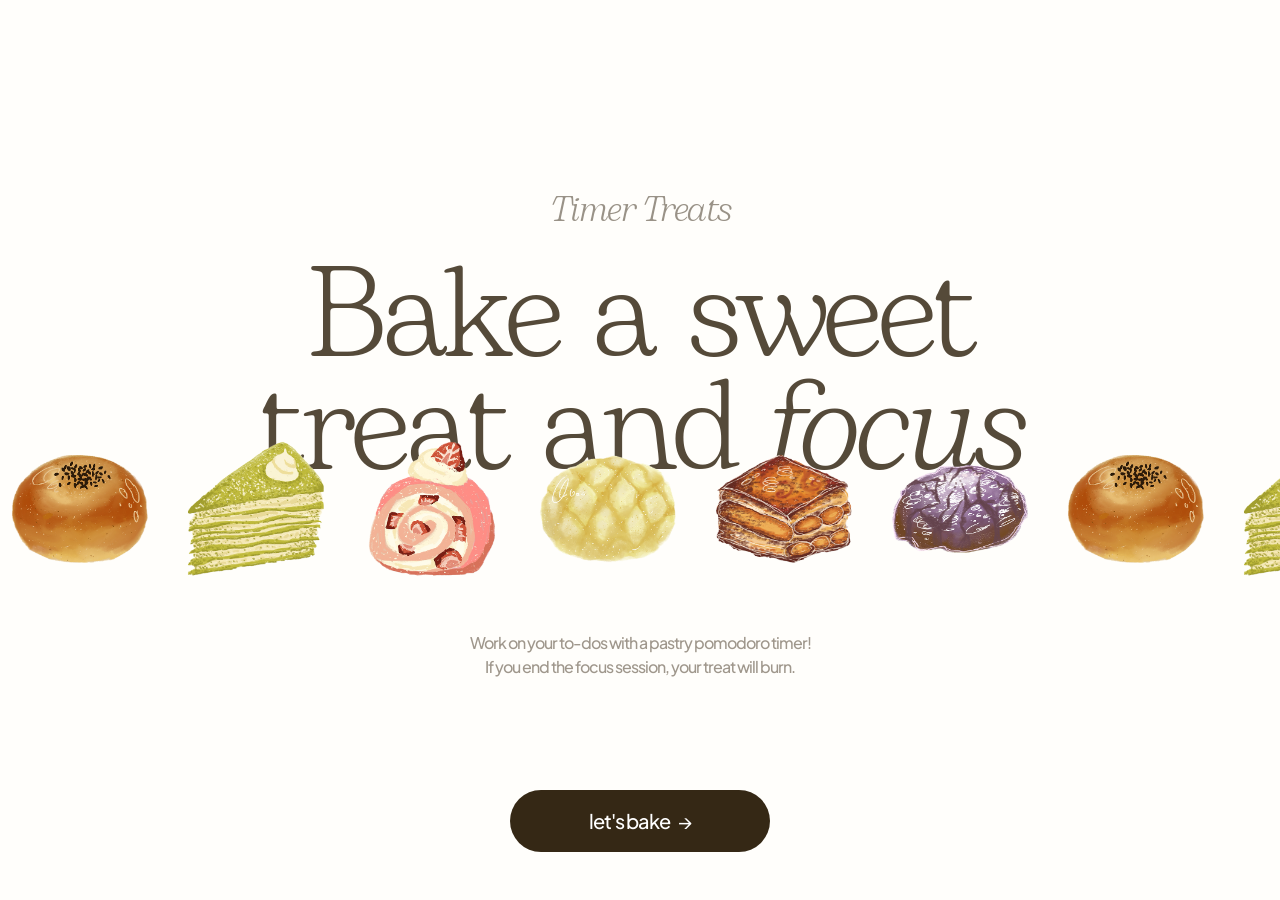
<file: index.html>
<!DOCTYPE html>
<html lang="en">
  <head>
    <meta charset="UTF-8" />
    <meta name="viewport" content="width=device-width, initial-scale=1.0" />
    <title>Timer Treats</title>
    <link rel="stylesheet" href="style.css" />
  </head>
  <body>
    <div class="screen">
      <div class="card">
        <!-- Top spacer (matches Figma "field" 60px height) -->
        <div class="top-field"></div>

        <!-- Main content -->
        <div class="main-content">

          <!-- Small brand label -->
          <p class="brand-label">Timer Treats</p>

          <!-- Hero: headline + overlapping treats -->
          <div class="splash-hero">
            <h1 class="splash-headline">
              <span class="headline-desktop">Bake a sweet<br>treat and <em>focus</em></span>
              <span class="headline-mobile">Bake a<br>sweet treat<br>and <em>focus</em></span>
            </h1>

            <!-- Treat images — auto-scrolling marquee, overlaps headline -->
            <div class="treats-row">
              <div class="treats-track">
                <!-- Set 1 -->
                <div class="treat-item">
                  <img src="sesamebun.png" alt="sesame bun" />
                </div>
                <div class="treat-item">
                  <img src="matchacrepecake.png" alt="matcha crepe cake" />
                </div>
                <div class="treat-item">
                  <img src="strawberryswissroll.png" alt="strawberry swiss roll" />
                </div>
                <div class="treat-item">
                  <img src="turtlemelonbread.png" alt="turtle melon bread" />
                </div>
                <div class="treat-item">
                  <img src="thaiteatiramisu.png" alt="thai tea tiramisu" />
                </div>
                <div class="treat-item">
                  <img src="ube cookie.png" alt="ube cookie" />
                </div>
                <!-- Set 2 (duplicate for seamless loop) -->
                <div class="treat-item">
                  <img src="sesamebun.png" alt="sesame bun" />
                </div>
                <div class="treat-item">
                  <img src="matchacrepecake.png" alt="matcha crepe cake" />
                </div>
                <div class="treat-item">
                  <img src="strawberryswissroll.png" alt="strawberry swiss roll" />
                </div>
                <div class="treat-item">
                  <img src="turtlemelonbread.png" alt="turtle melon bread" />
                </div>
                <div class="treat-item">
                  <img src="thaiteatiramisu.png" alt="thai tea tiramisu" />
                </div>
                <div class="treat-item">
                  <img src="ube cookie.png" alt="ube cookie" />
                </div>
              </div>
            </div>
          </div>

          <!-- Subtitle -->
          <p class="splash-subtitle">Work on your to-dos with a pastry pomodoro timer!<br>If you end the focus session, your treat will burn.</p>

        </div>

        <!-- CTA Button -->
        <a href="#" class="btn-bake">
          <span class="btn-label">let's bake</span>
          <span class="btn-arrow">→</span>
        </a>
      </div>
    </div>

    <script src="app.js"></script>
  </body>
</html>
</file>
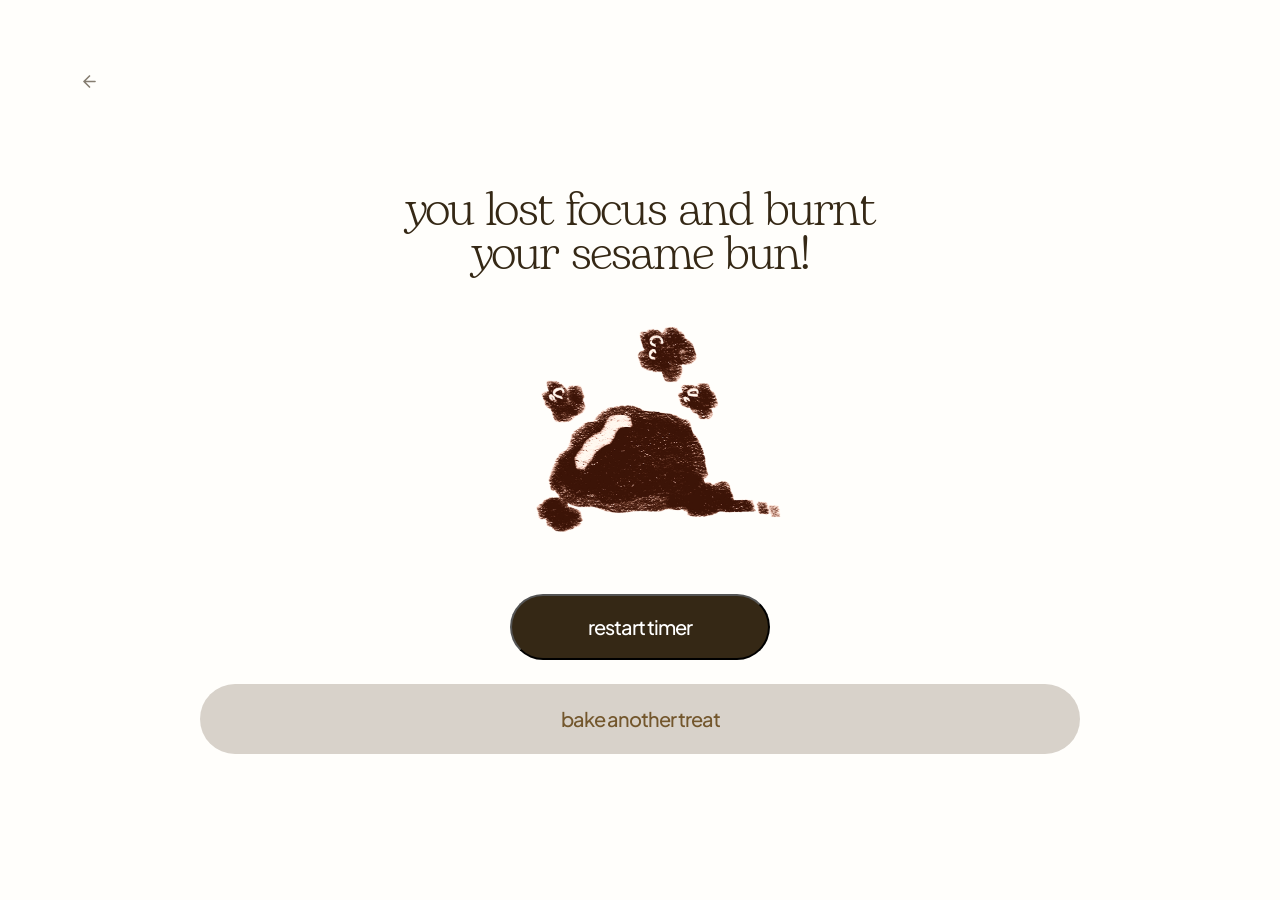
<file: burnt.html>
<!DOCTYPE html>
<html lang="en">
  <head>
    <meta charset="UTF-8" />
    <meta name="viewport" content="width=device-width, initial-scale=1.0" />
    <title>Timer Treats — Burnt!</title>
    <link rel="stylesheet" href="style.css" />
  </head>
  <body>
    <div class="screen">
      <div class="card burnt-card">
        <!-- Top spacer -->
        <div class="top-field"></div>

        <!-- Main content -->
        <div class="burnt-main">

          <!-- Back arrow -->
          <div class="sel-back">
            <button class="back-btn" aria-label="Go back" id="backBtn">
              <svg class="back-icon" viewBox="0 0 24 24" fill="none" stroke="currentColor" stroke-width="2" stroke-linecap="round" stroke-linejoin="round"><path d="M19 12H5M12 5l-7 7 7 7"/></svg>
            </button>
          </div>

          <!-- Center content -->
          <div class="burnt-content">

            <!-- Title -->
            <h1 class="burnt-title" id="burntTitle">
              you lost focus and burnt your sesame bun!
            </h1>

            <!-- Burnt treat illustration -->
            <div class="burnt-illustration">
              <img
                src="timer_treats_burnt.png"
                alt="burnt treat"
                class="burnt-illustration-img"
              />
            </div>

            <!-- CTAs -->
            <div class="burnt-actions">
              <button class="btn-bake burnt-primary" id="restartBtn">
                <span class="btn-label">restart timer</span>
              </button>
              <button class="burnt-secondary" id="bakeAnotherBtn">
                <span class="btn-label">bake another treat</span>
              </button>
            </div>

          </div>
        </div>
      </div>
    </div>

    <script src="burnt.js"></script>
  </body>
</html>
</file>
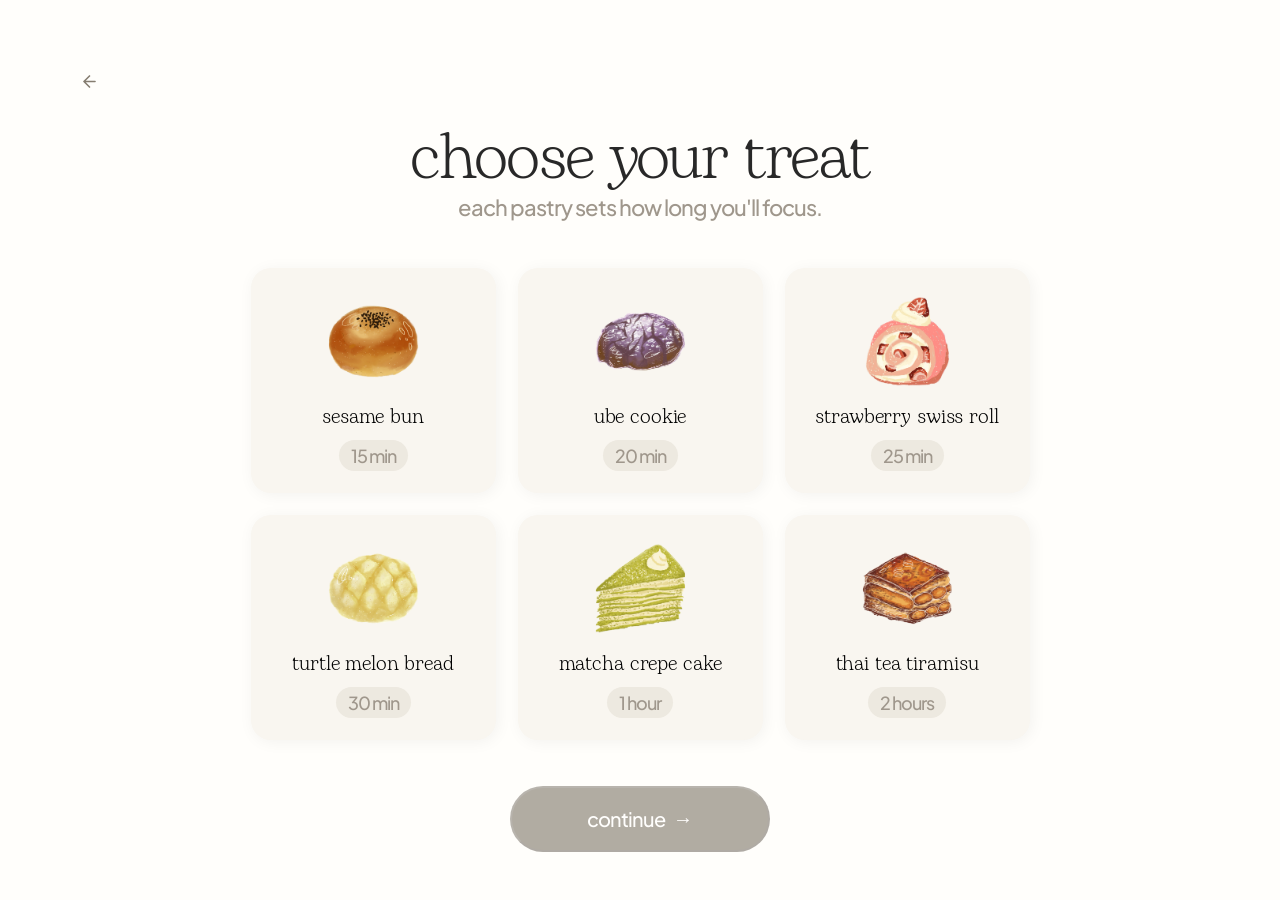
<file: selection.html>
<!DOCTYPE html>
<html lang="en">
  <head>
    <meta charset="UTF-8" />
    <meta name="viewport" content="width=device-width, initial-scale=1.0" />
    <title>Timer Treats — Choose Your Treat</title>
    <link rel="stylesheet" href="style.css" />
  </head>
  <body>
    <div class="screen">
      <div class="card selection-card">
        <!-- Top spacer -->
        <div class="top-field"></div>

        <!-- Main content -->
        <div class="sel-main">

          <!-- Back arrow -->
          <div class="sel-back">
            <button class="back-btn" aria-label="Go back">
              <svg class="back-icon" viewBox="0 0 24 24" fill="none" stroke="currentColor" stroke-width="2" stroke-linecap="round" stroke-linejoin="round"><path d="M19 12H5M12 5l-7 7 7 7"/></svg>
            </button>
          </div>

          <!-- Header -->
          <div class="sel-header">
            <h1 class="sel-title">choose your treat</h1>
            <p class="sel-subtitle">each pastry sets how long you'll focus.</p>
          </div>

          <!-- Treat grid -->
          <div class="treat-grid">
            <button
              class="treat-card"
              data-minutes="15"
              aria-label="sesame bun, 15 minutes"
            >
              <div class="treat-img-wrap">
                <img
                  src="sesamebun.png"
                  alt="sesame bun"
                  class="treat-img"
                />
              </div>
              <span class="treat-name">sesame bun</span>
              <span class="treat-duration">15 min</span>
            </button>

            <button
              class="treat-card"
              data-minutes="20"
              aria-label="ube cookie, 20 minutes"
            >
              <div class="treat-img-wrap">
                <img
                  src="ube cookie.png"
                  alt="ube cookie"
                  class="treat-img"
                />
              </div>
              <span class="treat-name">ube cookie</span>
              <span class="treat-duration">20 min</span>
            </button>

            <button
              class="treat-card"
              data-minutes="25"
              aria-label="strawberry swiss roll, 25 minutes"
            >
              <div class="treat-img-wrap">
                <img
                  src="strawberryswissroll.png"
                  alt="strawberry swiss roll"
                  class="treat-img"
                />
              </div>
              <span class="treat-name">strawberry swiss roll</span>
              <span class="treat-duration">25 min</span>
            </button>

            <button
              class="treat-card"
              data-minutes="30"
              aria-label="turtle melon bread, 30 minutes"
            >
              <div class="treat-img-wrap">
                <img
                  src="turtlemelonbread.png"
                  alt="turtle melon bread"
                  class="treat-img"
                />
              </div>
              <span class="treat-name">turtle melon bread</span>
              <span class="treat-duration">30 min</span>
            </button>

            <button
              class="treat-card"
              data-minutes="60"
              aria-label="matcha crepe cake, 1 hour"
            >
              <div class="treat-img-wrap">
                <img
                  src="matchacrepecake.png"
                  alt="matcha crepe cake"
                  class="treat-img"
                />
              </div>
              <span class="treat-name">matcha crepe cake</span>
              <span class="treat-duration">1 hour</span>
            </button>

            <button
              class="treat-card"
              data-minutes="120"
              aria-label="thai tea tiramisu, 2 hours"
            >
              <div class="treat-img-wrap">
                <img
                  src="thaiteatiramisu.png"
                  alt="thai tea tiramisu"
                  class="treat-img"
                />
              </div>
              <span class="treat-name">thai tea tiramisu</span>
              <span class="treat-duration">2 hours</span>
            </button>
          </div>

          <!-- CTA (disabled until a treat is selected) -->
          <button class="btn-bake btn-start" id="startBtn" disabled>
            <span class="btn-label">continue</span>
            <span class="btn-arrow">→</span>
          </button>
        </div>
      </div>
    </div>

    <script src="selection.js"></script>
  </body>
</html>
</file>
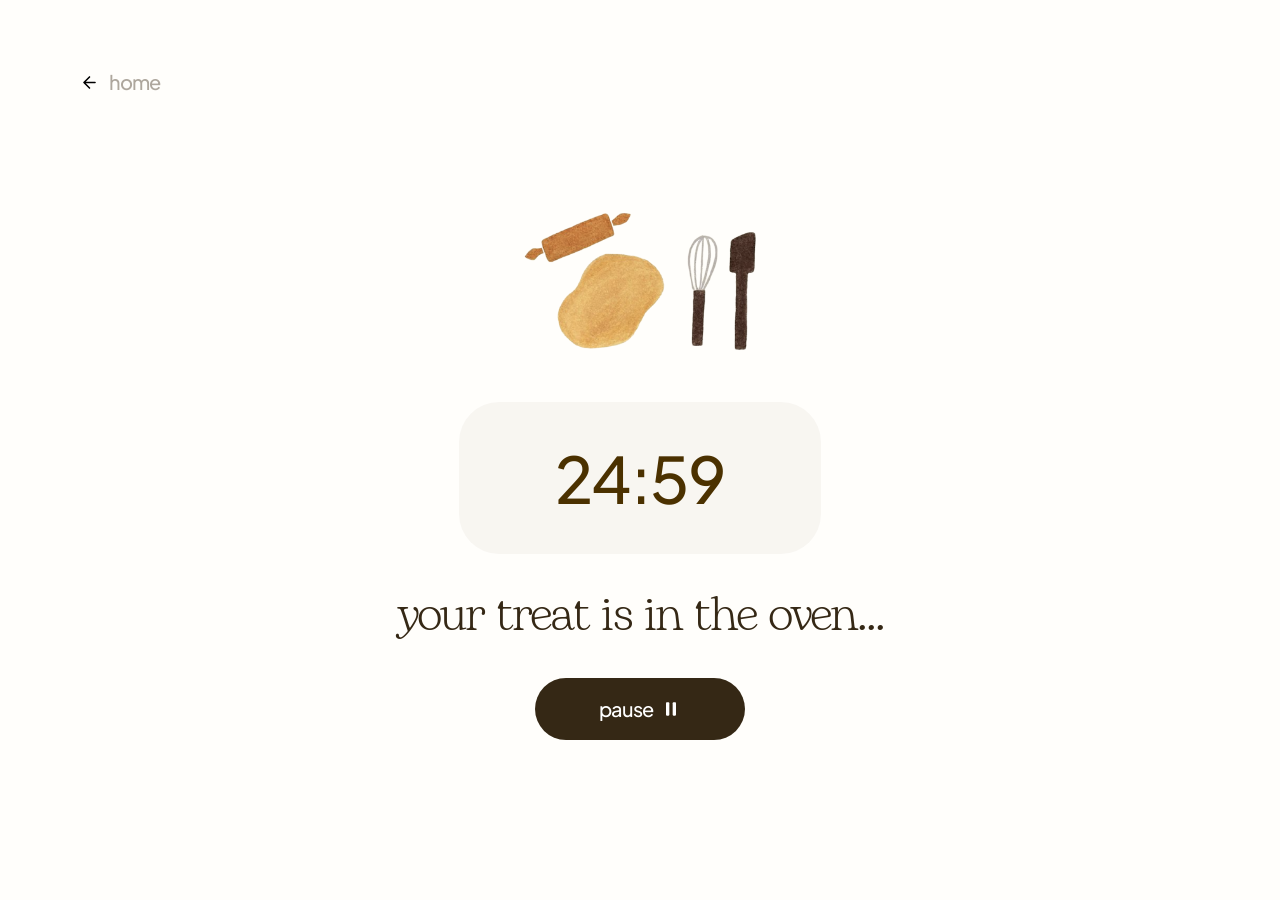
<file: timer.html>
<!DOCTYPE html>
<html lang="en">
  <head>
    <meta charset="UTF-8" />
    <meta name="viewport" content="width=device-width, initial-scale=1.0" />
    <title>Timer Treats — Baking...</title>
    <link rel="stylesheet" href="style.css" />
  </head>
  <body>
    <div class="screen">
      <div class="card timer-card">
        <!-- Top spacer -->
        <div class="top-field"></div>

        <!-- Main content -->
        <div class="timer-main">

          <!-- Home link -->
          <button class="timer-home-btn" id="homeBtn" aria-label="Go home">
              <svg class="back-icon" viewBox="0 0 24 24" fill="none" stroke="currentColor" stroke-width="2" stroke-linecap="round" stroke-linejoin="round"><path d="M19 12H5M12 5l-7 7 7 7"/></svg>
            <span class="timer-home-label">home</span>
          </button>

          <!-- Centered content group -->
          <div class="timer-content">

            <!-- Baking illustration -->
            <div class="timer-illustration">
              <img
                src="baking_loading.png"
                alt="baking ingredients"
                class="timer-illustration-img"
              />
            </div>

            <!-- Countdown display -->
            <div class="timer-display">
              <span class="timer-value" id="timerValue">00:00</span>
            </div>

            <!-- Task chip -->
            <div class="timer-chip-wrap" id="chipWrap">
              <span class="task-tag selected timer-chip" id="taskChip"></span>
            </div>

            <!-- Copy -->
            <p class="timer-copy" id="timerCopy">your treat is in the oven...</p>

            <!-- Pause / Resume button -->
            <button class="timer-pause-btn" id="pauseBtn">
              <span class="btn-label" id="pauseLabel">pause</span>
              <svg class="timer-pause-icon" id="pauseIcon" viewBox="0 0 24 24" fill="white"><rect x="6" y="4" width="4" height="16" rx="1"/><rect x="14" y="4" width="4" height="16" rx="1"/></svg>
              <span class="timer-play-icon hidden" id="playIcon">▶</span>
            </button>

          </div>
        </div>
      </div>
    </div>

    <script src="timer.js"></script>
  </body>
</html>
</file>
<file: style.css>
@import url('https://fonts.googleapis.com/css2?family=Plus+Jakarta+Sans:wght@500&display=swap');

/* ── Fonts ── */
@font-face {
  font-family: 'Bogart Trial';
  src: url('Bogart-Light-trial.ttf') format('truetype');
  font-weight: 300;
  font-style: normal;
}

@font-face {
  font-family: 'Bogart Trial';
  src: url('Bogart-Light-Italic-trial.ttf') format('truetype');
  font-weight: 300;
  font-style: italic;
}

/* ── Reset ── */
*, *::before, *::after {
  box-sizing: border-box;
  margin: 0;
  padding: 0;
}

/* ── Design tokens ── */
:root {
  --off-white: #fffefb;
  --deep-brown: #352815;
  --brown: #73572d;
  --dark-grey-beige: #9f978c;
  --card-shadow: 0px 19px 27px 12px rgba(0, 0, 0, 0.05);
  --card-radius: 40px;
  --btn-radius: 999px;
}

/* ── Body / phone wrapper ── */
body {
  min-height: 100svh;
  display: flex;
  align-items: center;
  justify-content: center;
  background: #e8e5e0;
  font-family: 'Plus Jakarta Sans', sans-serif;
  letter-spacing: -1px;
}

.screen {
  display: flex;
  align-items: center;
  justify-content: center;
}

/* ── Card ── */
.card {
  background: var(--off-white);
  border-radius: var(--card-radius);
  box-shadow: var(--card-shadow);
  width: 402px;
  height: 874px;
  display: flex;
  flex-direction: column;
  align-items: center;
  justify-content: space-between;
  padding: 0 24px 24px;
  overflow: hidden;
  position: relative;
  flex-shrink: 0;
}

/* ── Top spacer field ── */
.top-field {
  height: 24px;
  width: 100%;
  flex-shrink: 0;
}

/* ── Main content block ── */
.main-content {
  display: flex;
  flex-direction: column;
  align-items: center;
  gap: 20px;
  width: 100%;
  flex-shrink: 0;
}

/* ── Responsive headline spans ── */
.headline-mobile { display: none; }
.headline-desktop { display: inline; }

/* ── Blue arrow fix ── */
.back-btn {
  color: var(--deep-brown);
}

/* ── Brand label ("Timer Treats" at top) ── */
.brand-label {
  font-family: 'Bogart Trial', 'Georgia', serif;
  font-style: italic;
  font-weight: 300;
  font-size: 28px;
  letter-spacing: -1.5px;
  color: var(--deep-brown);
  text-align: center;
  width: 100%;
  opacity: 0.5;
}

/* ── Splash hero: headline + overlapping treats ── */
.splash-hero {
  position: relative;
  width: 100%;
  margin-bottom: 20px;
}

/* ── Splash headline ── */
.splash-headline {
  font-family: 'Bogart Trial', 'Georgia', serif;
  font-style: normal;
  font-weight: 300;
  font-size: 88px;
  line-height: 0.88;
  letter-spacing: -5px;
  color: var(--deep-brown);
  text-align: center;
  opacity: 0.84;
  position: relative;
  z-index: 1;
}

/* ── Splash subtitle ── */
.splash-subtitle {
  font-family: 'Plus Jakarta Sans', sans-serif;
  font-weight: 500;
  font-size: 16px;
  line-height: 1.5;
  letter-spacing: -1px;
  color: var(--dark-grey-beige);
  text-align: center;
  max-width: 300px;
}

/* ── Treats row — marquee ── */
.treats-row {
  width: calc(100% + 48px);
  margin-left: -24px;
  overflow: hidden;
  height: 160px;
  display: flex;
  align-items: center;
  position: relative;
  z-index: 2;
  margin-top: -58px;
}

@keyframes marqueeScroll {
  from { transform: translateX(0); }
  to   { transform: translateX(-50%); }
}

.treats-track {
  display: flex;
  align-items: center;
  gap: 16px;
  /* width is 2× the content so translateX(-50%) loops perfectly */
  animation: marqueeScroll 10s linear infinite;
  will-change: transform;
}

@keyframes treatBob {
  0%, 100% { transform: translateY(0); }
  50%       { transform: translateY(-14px); }
}

.treat-item {
  flex-shrink: 0;
  width: 140px;
  height: 140px;
  display: flex;
  align-items: center;
  justify-content: center;
  animation: treatBob 2s ease-in-out infinite;
}

/* Stagger each item's bounce */
.treat-item:nth-child(1)  { animation-delay: 0s; }
.treat-item:nth-child(2)  { animation-delay: 0.3s; }
.treat-item:nth-child(3)  { animation-delay: 0.6s; }
.treat-item:nth-child(4)  { animation-delay: 0.9s; }
.treat-item:nth-child(5)  { animation-delay: 1.2s; }
.treat-item:nth-child(6)  { animation-delay: 0s; }
.treat-item:nth-child(7)  { animation-delay: 0.3s; }
.treat-item:nth-child(8)  { animation-delay: 0.6s; }
.treat-item:nth-child(9)  { animation-delay: 0.9s; }
.treat-item:nth-child(10) { animation-delay: 1.2s; }

.treat-item img {
  width: 100%;
  height: 100%;
  object-fit: contain;
  pointer-events: none;
  display: block;
}

/* ── CTA Button ── */
.btn-bake {
  display: flex;
  align-items: center;
  justify-content: center;
  gap: 8px;
  width: 354px;
  max-width: 100%;
  padding: 24px 16px;
  background: var(--deep-brown);
  border-radius: var(--btn-radius);
  text-decoration: none;
  color: white;
  flex-shrink: 0;
  transition: opacity 0.2s ease;
}

.btn-bake:hover {
  opacity: 0.88;
}

.btn-bake:active {
  opacity: 0.75;
  transform: scale(0.98);
}

.btn-label {
  font-family: 'Plus Jakarta Sans', sans-serif;
  font-weight: 500;
  font-size: 20px;
  line-height: 22px;
  letter-spacing: -1px;
  color: white;
  white-space: nowrap;
}

.btn-arrow {
  font-size: 20px;
  line-height: 22px;
  color: white;
}

/* ══════════════════════════════════════════
   Selection screen
══════════════════════════════════════════ */

/* Override card layout for selection screen */
.selection-card {
  justify-content: flex-start;
  padding: 0 24px 24px;
  gap: 0;
}

/* Scrollable main area so the card doesn't overflow on small screens */
.sel-main {
  display: flex;
  flex-direction: column;
  align-items: center;
  gap: 19px;
  width: 100%;
  flex: 1;
  overflow-y: auto;
  scrollbar-width: none;
  -ms-overflow-style: none;
}

.sel-main::-webkit-scrollbar {
  display: none;
}

/* ── Back arrow ── */
.sel-back {
  display: flex;
  align-items: center;
  width: 100%;
  flex-shrink: 0;
}

.back-btn {
  background: none;
  border: none;
  padding: 0;
  cursor: pointer;
  line-height: 0;
  opacity: 0.6;
  transition: opacity 0.2s ease;
}

.back-btn:hover {
  opacity: 1;
}

.back-icon {
  width: 19px;
  height: 19px;
  display: block;
}

/* ── Header ── */
.sel-header {
  display: flex;
  flex-direction: column;
  align-items: center;
  gap: 12px;
  width: 100%;
  flex-shrink: 0;
}

.sel-title {
  font-family: 'Bogart Trial', 'Georgia', serif;
  font-style: normal;
  font-weight: 300;
  font-size: 40px;
  line-height: 44px;
  letter-spacing: -2px;
  color: #000;
  opacity: 0.84;
  text-align: left;
  width: 100%;
  max-width: 284px;
}

.sel-subtitle {
  font-family: 'Plus Jakarta Sans', sans-serif;
  font-weight: 500;
  font-size: 16px;
  line-height: normal;
  letter-spacing: -1px;
  color: var(--dark-grey-beige);
  text-align: center;
  width: 100%;
}

/* ── Treat grid ── */
.treat-grid {
  display: flex;
  flex-wrap: wrap;
  gap: 16px;
  justify-content: center;
  align-items: center;
  width: 353px;
  max-width: 100%;
  flex-shrink: 0;
}

/* ── Treat card ── */
.treat-card {
  display: flex;
  flex-direction: column;
  align-items: center;
  justify-content: center;
  gap: 8px;
  width: 168px;
  height: 168px;
  padding: 16px;
  background: #f9f6f0;
  border-radius: 20px;
  box-shadow: 2px 2px 16px 0px rgba(0, 0, 0, 0.05);
  border: 2px solid transparent;
  cursor: pointer;
  flex-shrink: 0;
  transition: border-color 0.18s ease, box-shadow 0.18s ease, background 0.18s ease;
}

.treat-card:hover {
  background: #ede9e0;
  box-shadow: 2px 2px 20px 0px rgba(0, 0, 0, 0.1);
}

.treat-card.selected {
  border-color: var(--deep-brown);
  box-shadow: 2px 2px 20px 0px rgba(53, 40, 21, 0.15);
}

/* ── Card image ── */
.treat-img-wrap {
  width: 112px;
  height: 73.5px;
  overflow: hidden;
  flex-shrink: 0;
  display: flex;
  align-items: center;
  justify-content: center;
}

.treat-img {
  width: 100%;
  height: 100%;
  object-fit: contain;
  pointer-events: none;
  display: block;
}

/* ── Card name ── */
.treat-name {
  font-family: 'Bogart Trial', 'Georgia', serif;
  font-style: normal;
  font-weight: 300;
  font-size: 13px;
  line-height: normal;
  letter-spacing: -0.13px;
  color: #000;
  text-align: center;
  white-space: nowrap;
}

/* ── Duration pill ── */
.treat-duration {
  display: inline-flex;
  align-items: center;
  justify-content: center;
  padding: 4px 12px;
  background: #ede9e0;
  border-radius: 100px;
  font-family: 'Plus Jakarta Sans', sans-serif;
  font-weight: 500;
  font-size: 16px;
  line-height: normal;
  letter-spacing: -1px;
  color: var(--dark-grey-beige);
  white-space: nowrap;
}

/* ══════════════════════════════════════════
   Task screen
══════════════════════════════════════════ */

.task-card {
  justify-content: flex-start;
}

.task-main {
  display: flex;
  flex-direction: column;
  align-items: center;
  gap: 22px;
  width: 100%;
  flex: 1;
  overflow-y: auto;
  scrollbar-width: none;
  -ms-overflow-style: none;
}

.task-main::-webkit-scrollbar {
  display: none;
}

/* ── Treat preview ── */
.task-treat-preview {
  display: flex;
  flex-direction: column;
  align-items: center;
  justify-content: center;
  gap: 4px;
  background: #fcf9f2;
  border-radius: 40px;
  padding: 32px 62px;
  width: 100%;
  flex-shrink: 0;
}

.task-treat-img-wrap {
  width: 80px;
  height: 64px;
  display: flex;
  align-items: center;
  justify-content: center;
  overflow: hidden;
  margin-bottom: 4px;
}

.task-treat-img {
  width: 100%;
  height: 100%;
  object-fit: contain;
  pointer-events: none;
  display: block;
}

.task-treat-name {
  font-family: 'Bogart Trial', 'Georgia', serif;
  font-style: normal;
  font-weight: 300;
  font-size: 24px;
  line-height: normal;
  letter-spacing: -0.24px;
  color: #000;
  text-align: center;
  white-space: nowrap;
}

.task-treat-duration {
  display: inline-flex;
  align-items: center;
  justify-content: center;
  padding: 8px 16px;
  border: 1px solid var(--dark-grey-beige);
  border-radius: 100px;
  font-family: 'Plus Jakarta Sans', sans-serif;
  font-weight: 500;
  font-size: 16px;
  line-height: normal;
  letter-spacing: -1px;
  color: var(--dark-grey-beige);
  white-space: nowrap;
}

/* ── Form section ── */
.task-form {
  display: flex;
  flex-direction: column;
  align-items: flex-start;
  gap: 16px;
  padding: 32px 24px;
  border-radius: 20px;
  box-shadow: 0px 4px 4px 0px rgba(255, 255, 255, 0.25);
  width: 100%;
  flex-shrink: 0;
}

.task-title {
  font-family: 'Bogart Trial', 'Georgia', serif;
  font-style: normal;
  font-weight: 300;
  font-size: 40px;
  line-height: 44px;
  letter-spacing: -2px;
  color: var(--deep-brown);
  text-align: center;
  width: 100%;
}

/* ── Input ── */
.task-input-wrap {
  width: 100%;
  border-bottom: 2px solid var(--dark-grey-beige);
}

.task-input {
  width: 100%;
  background: none;
  border: none;
  outline: none;
  padding: 8px 0;
  font-family: 'Bogart Trial', 'Georgia', serif;
  font-style: normal;
  font-weight: 300;
  font-size: 24px;
  line-height: normal;
  letter-spacing: -0.24px;
  color: var(--deep-brown);
}

.task-input::placeholder {
  color: #d8d2ca;
}

/* ── Quick-select tags ── */
.task-tags {
  display: flex;
  flex-wrap: wrap;
  gap: 10px;
  width: 100%;
}

.task-tag {
  display: inline-flex;
  align-items: center;
  justify-content: center;
  padding: 6px 12px;
  background: #ede9e0;
  border: none;
  border-radius: 100px;
  font-family: 'Plus Jakarta Sans', sans-serif;
  font-weight: 500;
  font-size: 20px;
  line-height: normal;
  letter-spacing: -1px;
  color: var(--dark-grey-beige);
  cursor: pointer;
  white-space: nowrap;
  transition: background 0.15s ease, color 0.15s ease;
}

.task-tag:hover {
  background: #d8d2ca;
}

.task-tag.selected {
  background: var(--brown);
  color: var(--off-white);
}

.task-tag.selected:hover {
  background: var(--brown);
  opacity: 0.9;
}

/* ── Bottom actions ── */
.task-actions {
  display: flex;
  align-items: center;
  justify-content: center;
  width: 100%;
  flex-shrink: 0;
  margin-top: auto;
}

/* ── Skip ── */
.task-skip {
  background: none;
  border: none;
  font-family: 'Plus Jakarta Sans', sans-serif;
  font-weight: 500;
  font-size: 20px;
  line-height: 22px;
  letter-spacing: -1px;
  color: var(--dark-grey-beige);
  text-align: center;
  cursor: pointer;
  padding: 8px;
  flex-shrink: 0;
}

.task-skip:hover {
  opacity: 0.7;
}

/* ── Continue button ── */
.task-continue {
  width: 354px;
  max-width: 100%;
  gap: 8px;
}

.task-continue-arrow {
  width: 20px;
  height: 20px;
  display: block;
  flex-shrink: 0;
}

.hidden {
  display: none !important;
}

/* ══════════════════════════════════════════
   Break length screen
══════════════════════════════════════════ */

.break-card {
  justify-content: flex-start;
}

.break-main {
  display: flex;
  flex-direction: column;
  align-items: center;
  gap: 22px;
  width: 100%;
  flex: 1;
}

.break-form {
  display: flex;
  flex-direction: column;
  align-items: center;
  gap: 32px;
  padding: 32px 24px;
  border-radius: 20px;
  box-shadow: 0px 4px 4px 0px rgba(255, 255, 255, 0.25);
  width: 100%;
  flex-shrink: 0;
}

.break-title {
  font-family: 'Bogart Trial', 'Georgia', serif;
  font-style: normal;
  font-weight: 300;
  font-size: 40px;
  line-height: 44px;
  letter-spacing: -2px;
  color: var(--deep-brown);
  text-align: center;
  width: 100%;
}

/* ── Stepper ── */
.break-stepper {
  display: flex;
  align-items: center;
  gap: 16px;
}

.stepper-btn {
  background: none;
  border: none;
  padding: 0;
  cursor: pointer;
  display: flex;
  align-items: center;
  justify-content: center;
  flex-shrink: 0;
  transition: opacity 0.15s ease;
}

.stepper-btn:hover {
  opacity: 0.7;
}

.stepper-btn:disabled {
  opacity: 0.3;
  cursor: not-allowed;
}

.stepper-symbol {
  font-family: 'Plus Jakarta Sans', sans-serif;
  font-weight: 500;
  font-size: 32px;
  letter-spacing: -1px;
  line-height: 1;
  color: #4b3100;
  display: block;
  width: 40px;
  text-align: center;
}

.stepper-value {
  font-family: 'Plus Jakarta Sans', sans-serif;
  font-weight: 500;
  font-size: 50px;
  letter-spacing: -1px;
  line-height: normal;
  color: #4b3100;
  text-align: center;
  min-width: 60px;
}

/* ── Let's bake button ── */
.break-bake {
  width: 354px;
  max-width: 100%;
  gap: 8px;
  flex-shrink: 0;
  margin-top: auto;
}

/* ══════════════════════════════════════════
   Timer screen
══════════════════════════════════════════ */

.timer-card {
  justify-content: flex-start;
}

.timer-main {
  display: flex;
  flex-direction: column;
  align-items: center;
  gap: 12px;
  width: 100%;
  flex: 1;
}

/* ── Home link ── */
.timer-home-btn {
  display: flex;
  align-items: center;
  gap: 10px;
  background: none;
  border: none;
  cursor: pointer;
  padding: 0;
  width: 100%;
  flex-shrink: 0;
}

.timer-home-label {
  font-family: 'Plus Jakarta Sans', sans-serif;
  font-weight: 500;
  font-size: 20px;
  line-height: 20px;
  letter-spacing: -1px;
  color: var(--dark-grey-beige);
  opacity: 0.84;
}

/* ── Content stack ── */
.timer-content {
  display: flex;
  flex-direction: column;
  align-items: center;
  justify-content: center;
  gap: 48px;
  width: 100%;
  flex: 1;
}

/* ── Illustration ── */
@keyframes illustrationBounce {
  0%, 100% { transform: translateY(0); }
  30%       { transform: translateY(-10px); }
  50%       { transform: translateY(-6px); }
  70%       { transform: translateY(-12px); }
  85%       { transform: translateY(-4px); }
}

.timer-illustration {
  display: flex;
  justify-content: center;
  flex-shrink: 0;
  animation: illustrationBounce 2.8s ease-in-out infinite;
}

.timer-illustration-img {
  width: 256px;
  height: 158px;
  object-fit: cover;
  pointer-events: none;
  display: block;
}

/* ── Countdown display ── */
.timer-display {
  display: flex;
  align-items: center;
  justify-content: center;
  background: rgba(75, 49, 0, 0.04);
  border-radius: 40px;
  padding: 30px 64px;
  flex-shrink: 0;
}

.timer-value {
  font-family: 'Plus Jakarta Sans', sans-serif;
  font-weight: 500;
  font-size: 48px;
  letter-spacing: -1px;
  line-height: normal;
  color: #4b3100;
  text-align: center;
  white-space: nowrap;
}

/* ── Task chip ── */
.timer-chip-wrap {
  display: flex;
  justify-content: center;
  flex-shrink: 0;
}

.timer-chip {
  cursor: default;
}

/* ── Copy ── */
.timer-copy {
  font-family: 'Bogart Trial', 'Georgia', serif;
  font-style: normal;
  font-weight: 300;
  font-size: 40px;
  line-height: 44px;
  letter-spacing: -2px;
  color: var(--deep-brown);
  text-align: center;
  width: 306px;
  flex-shrink: 0;
  white-space: pre-line;
}

/* ── Pause / resume button ── */
.timer-pause-btn {
  display: flex;
  align-items: center;
  justify-content: center;
  gap: 8px;
  background: var(--deep-brown);
  border: none;
  border-radius: 999px;
  padding: 24px 48px;
  cursor: pointer;
  flex-shrink: 0;
  transition: opacity 0.2s ease;
}

.timer-pause-btn:hover {
  opacity: 0.88;
}

.timer-pause-btn:active {
  opacity: 0.75;
  transform: scale(0.98);
}

.timer-pause-btn .btn-label {
  font-size: 20px;
}

.timer-pause-icon {
  width: 20px;
  height: 20px;
  display: block;
  flex-shrink: 0;
}

.timer-play-icon {
  font-size: 14px;
  line-height: 1;
  color: white;
  flex-shrink: 0;
}

/* ══════════════════════════════════════════
   Done screen
══════════════════════════════════════════ */

.done-card {
  justify-content: flex-start;
}

.done-main {
  display: flex;
  flex-direction: column;
  align-items: center;
  gap: 0;
  width: 100%;
  flex: 1;
}

.done-content {
  display: flex;
  flex-direction: column;
  align-items: center;
  justify-content: center;
  gap: 48px;
  width: 100%;
  flex: 1;
}

/* ── Title ── */
.done-title {
  font-family: 'Bogart Trial', 'Georgia', serif;
  font-style: normal;
  font-weight: 300;
  font-size: 40px;
  line-height: 44px;
  letter-spacing: -2px;
  color: var(--deep-brown);
  text-align: center;
  width: 262px;
}

.done-title em {
  font-style: italic;
}

/* ── Illustration ── */
@keyframes treatPopIn {
  0%   { transform: scale(0.3) rotate(-180deg) translateY(40px); opacity: 0; }
  50%  { transform: scale(1.15) rotate(12deg) translateY(-16px); opacity: 1; }
  68%  { transform: scale(0.95) rotate(-6deg) translateY(8px); }
  82%  { transform: scale(1.07) rotate(3deg) translateY(-6px); }
  92%  { transform: scale(0.98) rotate(-1deg) translateY(3px); }
  100% { transform: scale(1) rotate(0deg) translateY(0); }
}

.done-illustration {
  display: flex;
  justify-content: center;
  flex-shrink: 0;
}

.done-illustration-img {
  width: 300px;
  height: 185px;
  object-fit: contain;
  pointer-events: none;
  display: block;
  animation: treatPopIn 0.9s cubic-bezier(0.34, 1.56, 0.64, 1) both;
}

/* ── Session summary ── */
.done-summary {
  display: flex;
  flex-direction: column;
  align-items: center;
  gap: 10px;
}

.done-summary-text {
  font-family: 'Plus Jakarta Sans', sans-serif;
  font-weight: 500;
  font-size: 20px;
  line-height: 24px;
  letter-spacing: -1px;
  color: var(--deep-brown);
  text-align: center;
  opacity: 0.84;
  width: 215px;
}

.done-chip {
  cursor: default;
}

/* ── CTAs ── */
.done-actions {
  display: flex;
  flex-direction: column;
  align-items: center;
  gap: 24px;
  width: 100%;
}

.done-primary {
  padding: 24px 48px;
  width: auto;
}

.done-secondary {
  display: inline-flex;
  align-items: center;
  gap: 8px;
  background: none;
  border: none;
  cursor: pointer;
  font-family: 'Plus Jakarta Sans', sans-serif;
  font-weight: 500;
  font-size: 20px;
  line-height: 22px;
  letter-spacing: -1px;
  color: var(--dark-grey-beige);
  text-align: center;
  transition: opacity 0.2s ease;
}

.done-secondary:hover {
  opacity: 0.7;
}

.done-rotate-icon {
  width: 20px;
  height: 20px;
  display: block;
  flex-shrink: 0;
}

/* ══════════════════════════════════════════
   Burnt screen
══════════════════════════════════════════ */

.burnt-card {
  justify-content: flex-start;
}

.burnt-main {
  display: flex;
  flex-direction: column;
  align-items: center;
  width: 100%;
  flex: 1;
}

.burnt-content {
  display: flex;
  flex-direction: column;
  align-items: center;
  justify-content: center;
  gap: 48px;
  width: 100%;
  flex: 1;
}

.burnt-title {
  font-family: 'Bogart Trial', 'Georgia', serif;
  font-style: normal;
  font-weight: 300;
  font-size: 40px;
  line-height: 44px;
  letter-spacing: -2px;
  color: var(--deep-brown);
  text-align: center;
  width: 262px;
}

.burnt-illustration {
  width: 300px;
  height: 221px;
  overflow: hidden;
  flex-shrink: 0;
}

.burnt-illustration-img {
  width: 100%;
  height: 100%;
  object-fit: contain;
  pointer-events: none;
  display: block;
}

.burnt-actions {
  display: flex;
  flex-direction: column;
  align-items: center;
  gap: 24px;
  width: 100%;
  padding: 0 48px;
}

.burnt-primary {
  width: 100%;
  padding: 24px 48px;
}

.burnt-secondary {
  width: 100%;
  display: flex;
  align-items: center;
  justify-content: center;
  padding: 24px 48px;
  background: #d8d2ca;
  border: none;
  border-radius: 999px;
  cursor: pointer;
  transition: opacity 0.2s ease;
}

.burnt-secondary .btn-label {
  color: var(--brown);
}

.burnt-secondary:hover {
  opacity: 0.88;
}

/* ── Start button (reuses .btn-bake) ── */
.btn-start {
  flex-shrink: 0;
  margin-top: auto;
}

.btn-start:disabled {
  opacity: 0.38;
  cursor: not-allowed;
  pointer-events: none;
}

/* ── Desktop ── */
@media (min-width: 900px) {
  body {
    background: var(--off-white);
  }

  .screen {
    width: 100%;
    height: 100svh;
    align-items: stretch;
  }

  /* Card becomes a full-page container — no phone chrome */
  .card {
    width: 100%;
    height: 100svh;
    max-width: none;
    border-radius: 0;
    box-shadow: none;
    padding: 48px 80px;
  }

  /* ── Index page ── */
  .main-content {
    flex: 1;
    justify-content: center;
    gap: 24px;
  }

  .brand-label {
    font-size: 36px;
  }

  .splash-subtitle {
    max-width: 520px;
    white-space: pre-line;
  }

  .splash-hero {
    margin-bottom: 8px;
  }

  .splash-headline {
    font-size: 128px;
  }

  .treats-row {
    width: calc(100% + 160px);
    margin-left: -80px;
    height: 180px;
    margin-top: -68px;
  }

  .treat-item {
    width: 160px;
    height: 160px;
  }

  .btn-bake {
    width: auto;
    min-width: 260px;
    padding: 20px 48px;
  }

  /* ── Selection page ── */
  .selection-card {
    padding: 48px 80px;
  }

  .sel-main {
    gap: 28px;
    justify-content: space-between;
  }

  .sel-header {
    align-items: center;
  }

  .sel-title {
    font-size: 64px;
    max-width: none;
    text-align: center;
  }

  .sel-subtitle {
    font-size: 22px;
  }

  .treat-name {
    font-size: 20px;
    white-space: nowrap;
  }

  .treat-duration {
    font-size: 18px;
  }

  .treat-grid {
    width: 100%;
    max-width: 870px;
    align-self: center;
    gap: 22px;
  }

  .treat-card {
    width: 245px;
    height: 225px;
    padding: 22px;
  }

  .treat-img-wrap {
    width: 155px;
    height: 105px;
  }

  .btn-start {
    width: auto;
    min-width: 260px;
    padding: 20px 48px;
    margin-top: 0;
    align-self: center;
  }

  /* ── Task page ── */
  .task-card {
    justify-content: space-between;
  }

  .task-main {
    flex: 1;
    gap: 32px;
    justify-content: center;
    max-width: 600px;
    align-self: center;
    width: 100%;
  }

  .task-treat-preview {
    padding: 24px 48px;
  }

  .task-actions {
    margin-top: 0;
  }

  .task-continue,
  .btn-bake.task-continue {
    width: auto;
    min-width: 260px;
    padding: 20px 48px;
  }

  /* ── Break page ── */
  .break-card {
    justify-content: space-between;
  }

  .break-main {
    flex: 1;
    justify-content: space-between;
    max-width: 560px;
    align-self: center;
    width: 100%;
  }

  .break-bake {
    width: auto;
    min-width: 260px;
    padding: 20px 48px;
    align-self: center;
    margin-top: 0;
  }

  /* ── Timer page ── */
  .timer-card {
    justify-content: space-between;
  }

  .timer-main {
    flex: 1;
    gap: 0;
  }

  .timer-content {
    flex: 1;
    gap: 40px;
    justify-content: center;
  }

  .timer-display {
    padding: 36px 96px;
  }

  .timer-value {
    font-size: 64px;
  }

  .timer-copy {
    font-size: 48px;
    width: auto;
    max-width: 500px;
  }

  .timer-pause-btn {
    padding: 20px 64px;
  }

  /* ── Done page ── */
  .done-card {
    justify-content: space-between;
  }

  .done-content {
    gap: 36px;
    justify-content: center;
  }

  .done-title {
    font-size: 48px;
    width: auto;
    max-width: 480px;
  }

  .done-illustration-img {
    width: 360px;
    height: 222px;
  }

  /* ── Burnt page ── */
  .burnt-card {
    justify-content: space-between;
  }

  .burnt-content {
    gap: 48px;
    justify-content: center;
  }

  .burnt-title {
    font-size: 48px;
    width: auto;
    max-width: 480px;
  }

  .burnt-actions {
    padding: 0 120px;
  }
}

/* ── Mobile ── */
@media (max-width: 500px) {
  .card {
    width: 100vw;
    height: 100svh;
    border-radius: 0;
    box-shadow: none;
  }

  .screen {
    padding: 0;
  }

  /* ── Splash ── */
  .headline-desktop { display: none; }
  .headline-mobile  { display: inline; }

  .splash-headline {
    font-size: 72px;
  }

  .treats-row {
    margin-top: -44px;
    height: 155px;
  }

  .treat-item {
    width: 140px;
    height: 140px;
  }

  .treats-track {
    animation-duration: 8s;
  }

  /* ── Selection screen — fit everything without scrolling ── */
  .sel-main {
    gap: 12px;
    overflow-y: hidden;
  }

  .sel-header {
    gap: 4px;
    align-items: center;
  }

  .sel-title {
    font-size: 30px;
    line-height: 34px;
    text-align: center;
    max-width: 100%;
  }

  .sel-subtitle {
    text-align: center;
  }

  /* Grid fills all space between header and button */
  .treat-grid {
    display: grid;
    grid-template-columns: 1fr 1fr;
    grid-template-rows: repeat(3, 1fr);
    flex: 1;
    width: 100%;
    gap: 10px;
    align-items: stretch;
  }

  .treat-card {
    width: 100%;
    height: 100%;
    min-height: 0;
    padding: 12px;
    gap: 6px;
  }

  /* Image fills available card space */
  .treat-img-wrap {
    flex: 1;
    width: 100%;
    height: auto;
    max-height: 72px;
  }

  .treat-name {
    font-size: 13px;
    white-space: normal;
    text-align: center;
  }

  .treat-duration {
    font-size: 12px;
    padding: 3px 10px;
  }

  /* ── Task screen — fit without scrolling ── */
  .task-main {
    gap: 14px;
    overflow-y: hidden;
  }

  .task-treat-preview {
    padding: 16px 40px;
  }

  .task-form {
    padding: 16px 20px;
    gap: 12px;
  }

  .task-title {
    font-size: 32px;
    line-height: 36px;
  }

  /* ── Timer screen — fit without scrolling ── */
  .timer-illustration-img {
    width: 200px;
    height: 124px;
  }

  .timer-content {
    gap: 28px;
  }

  .timer-display {
    padding: 18px 48px;
  }

  .timer-copy {
    font-size: 34px;
    line-height: 38px;
    width: 280px;
  }

  .timer-pause-btn {
    padding: 18px 48px;
  }
}
</file>
